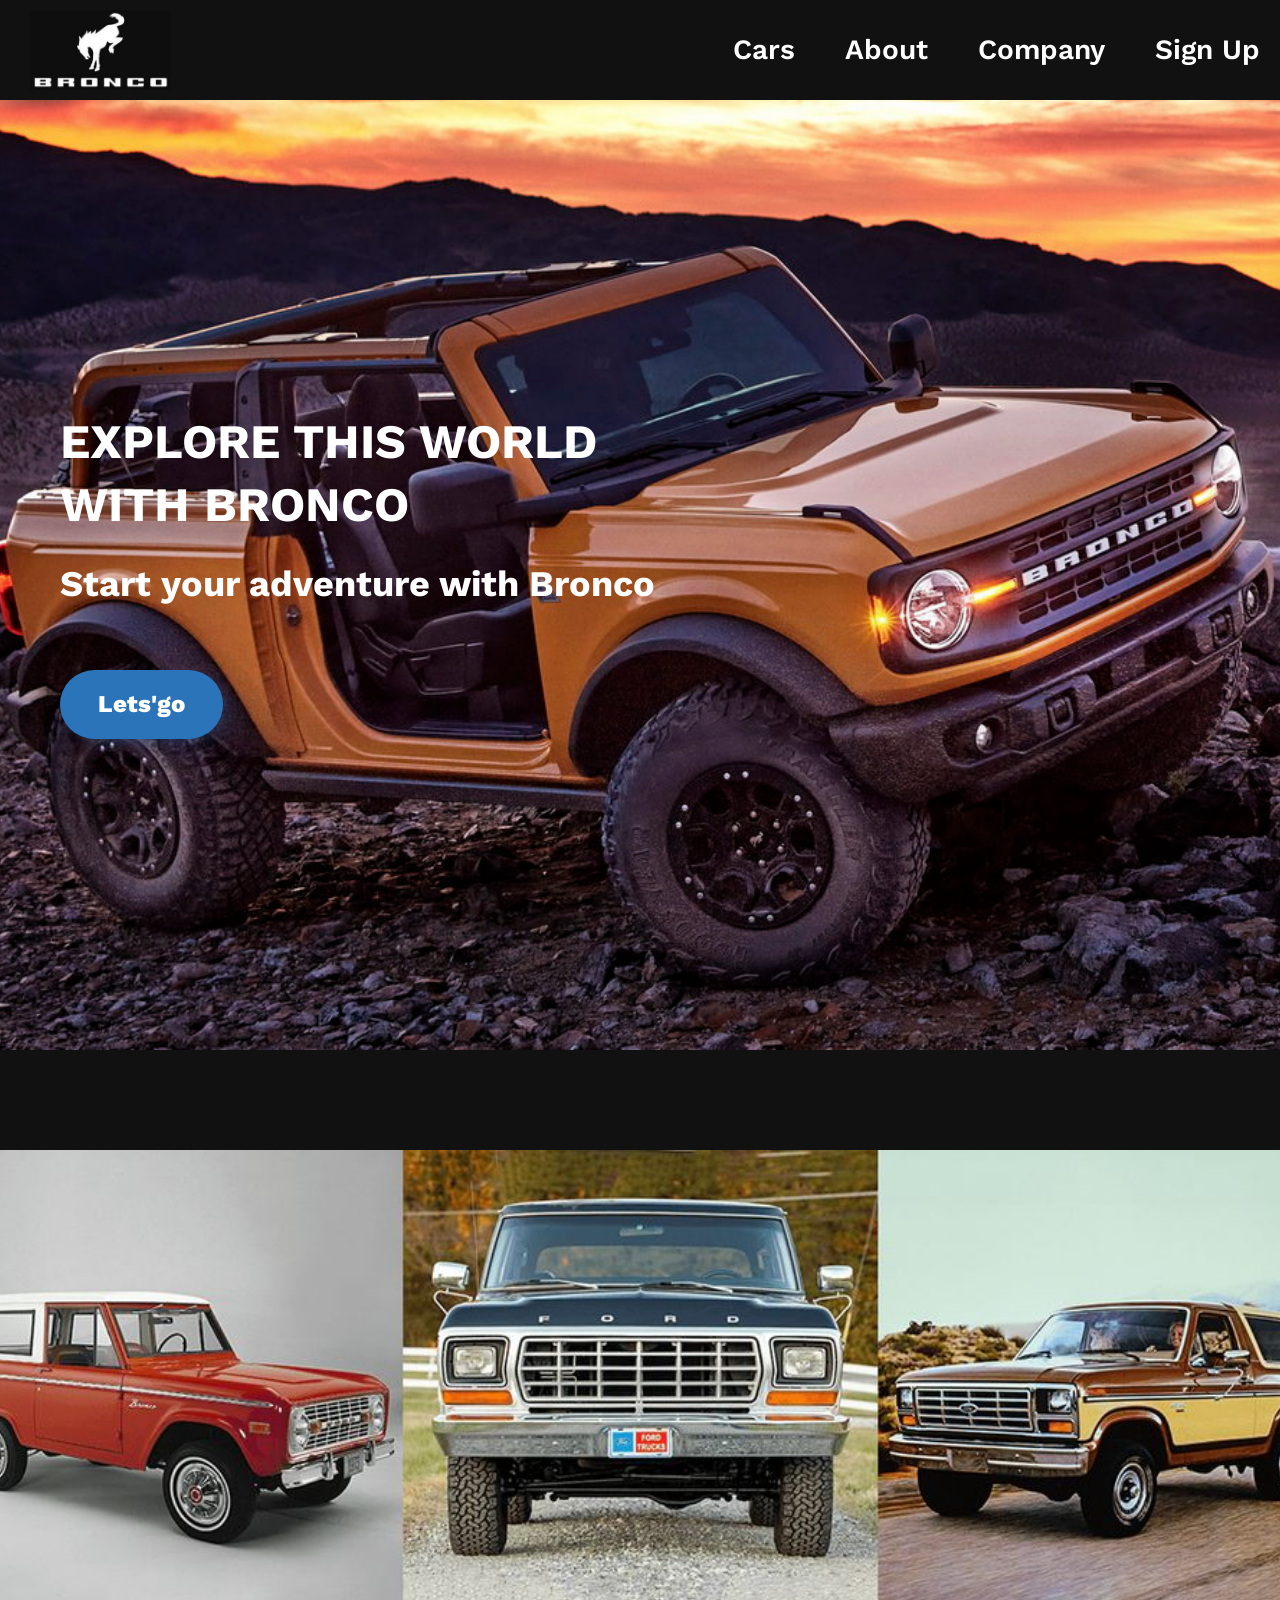
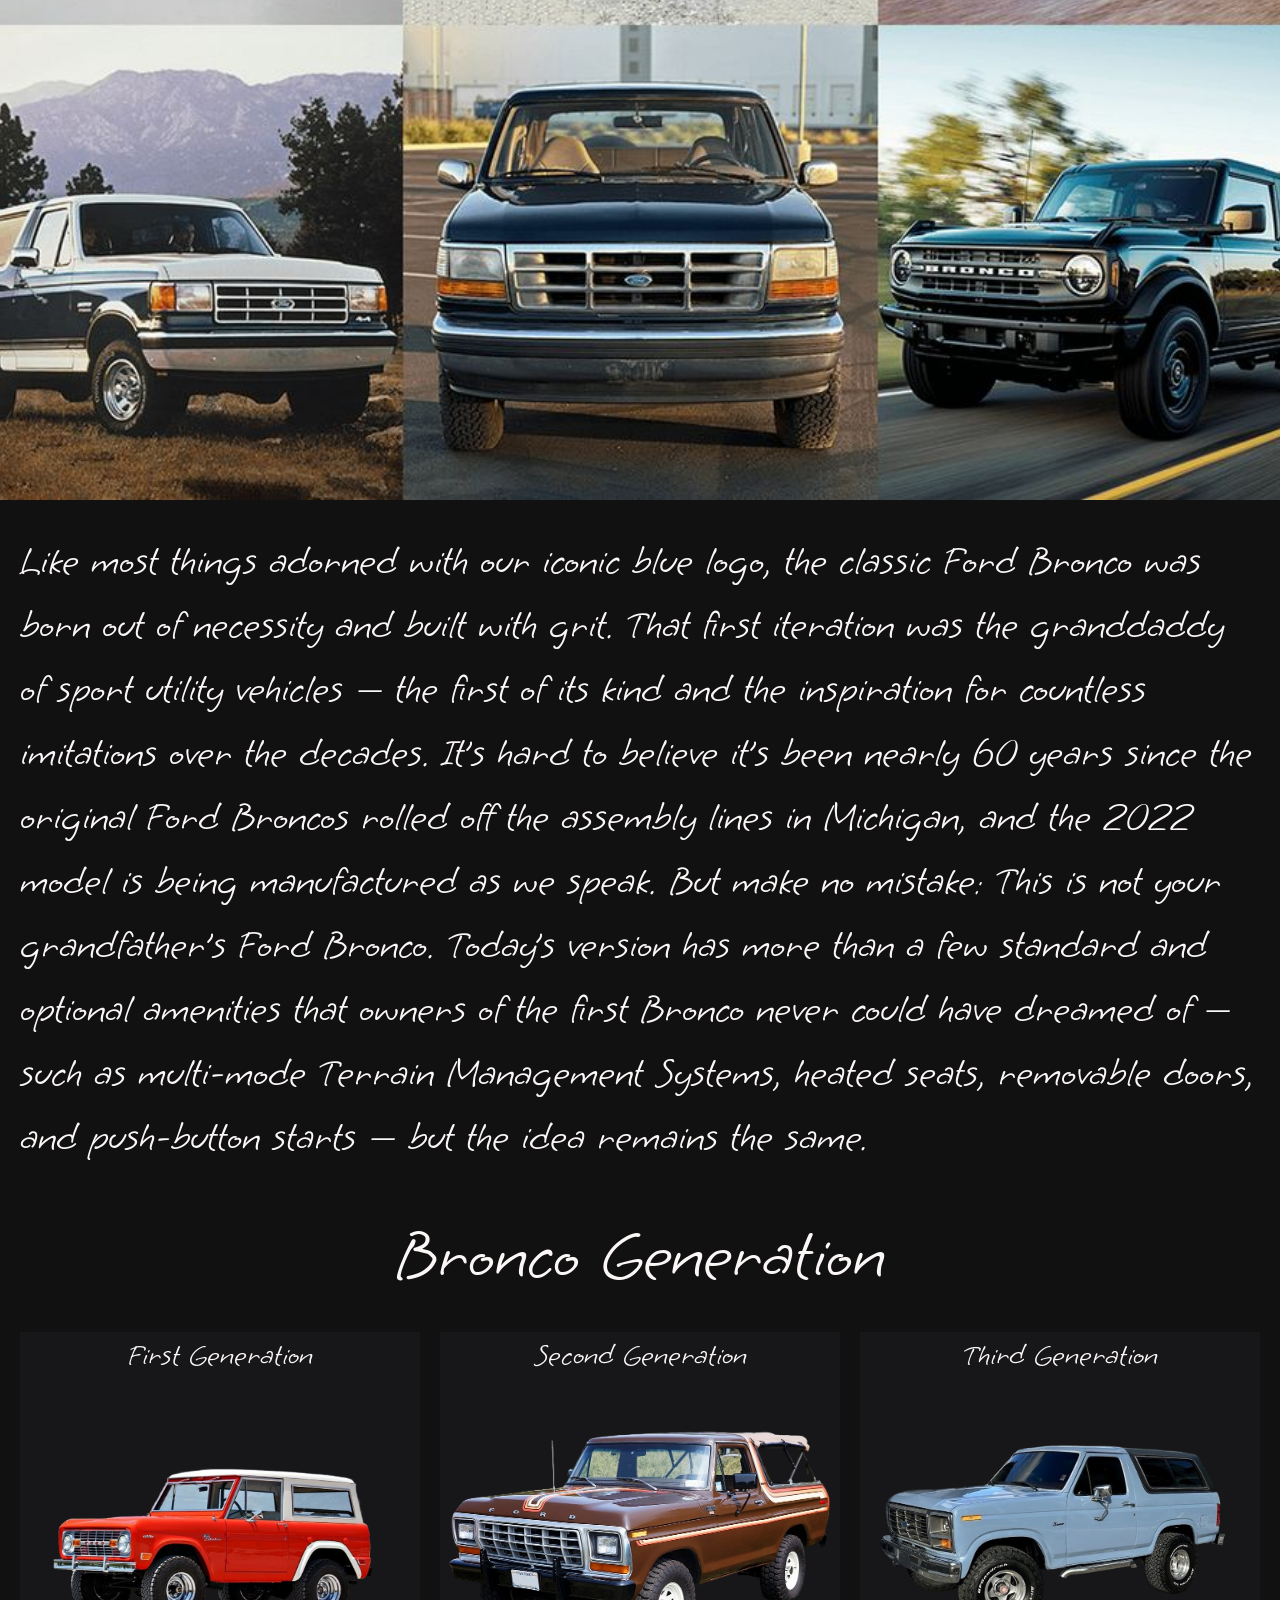
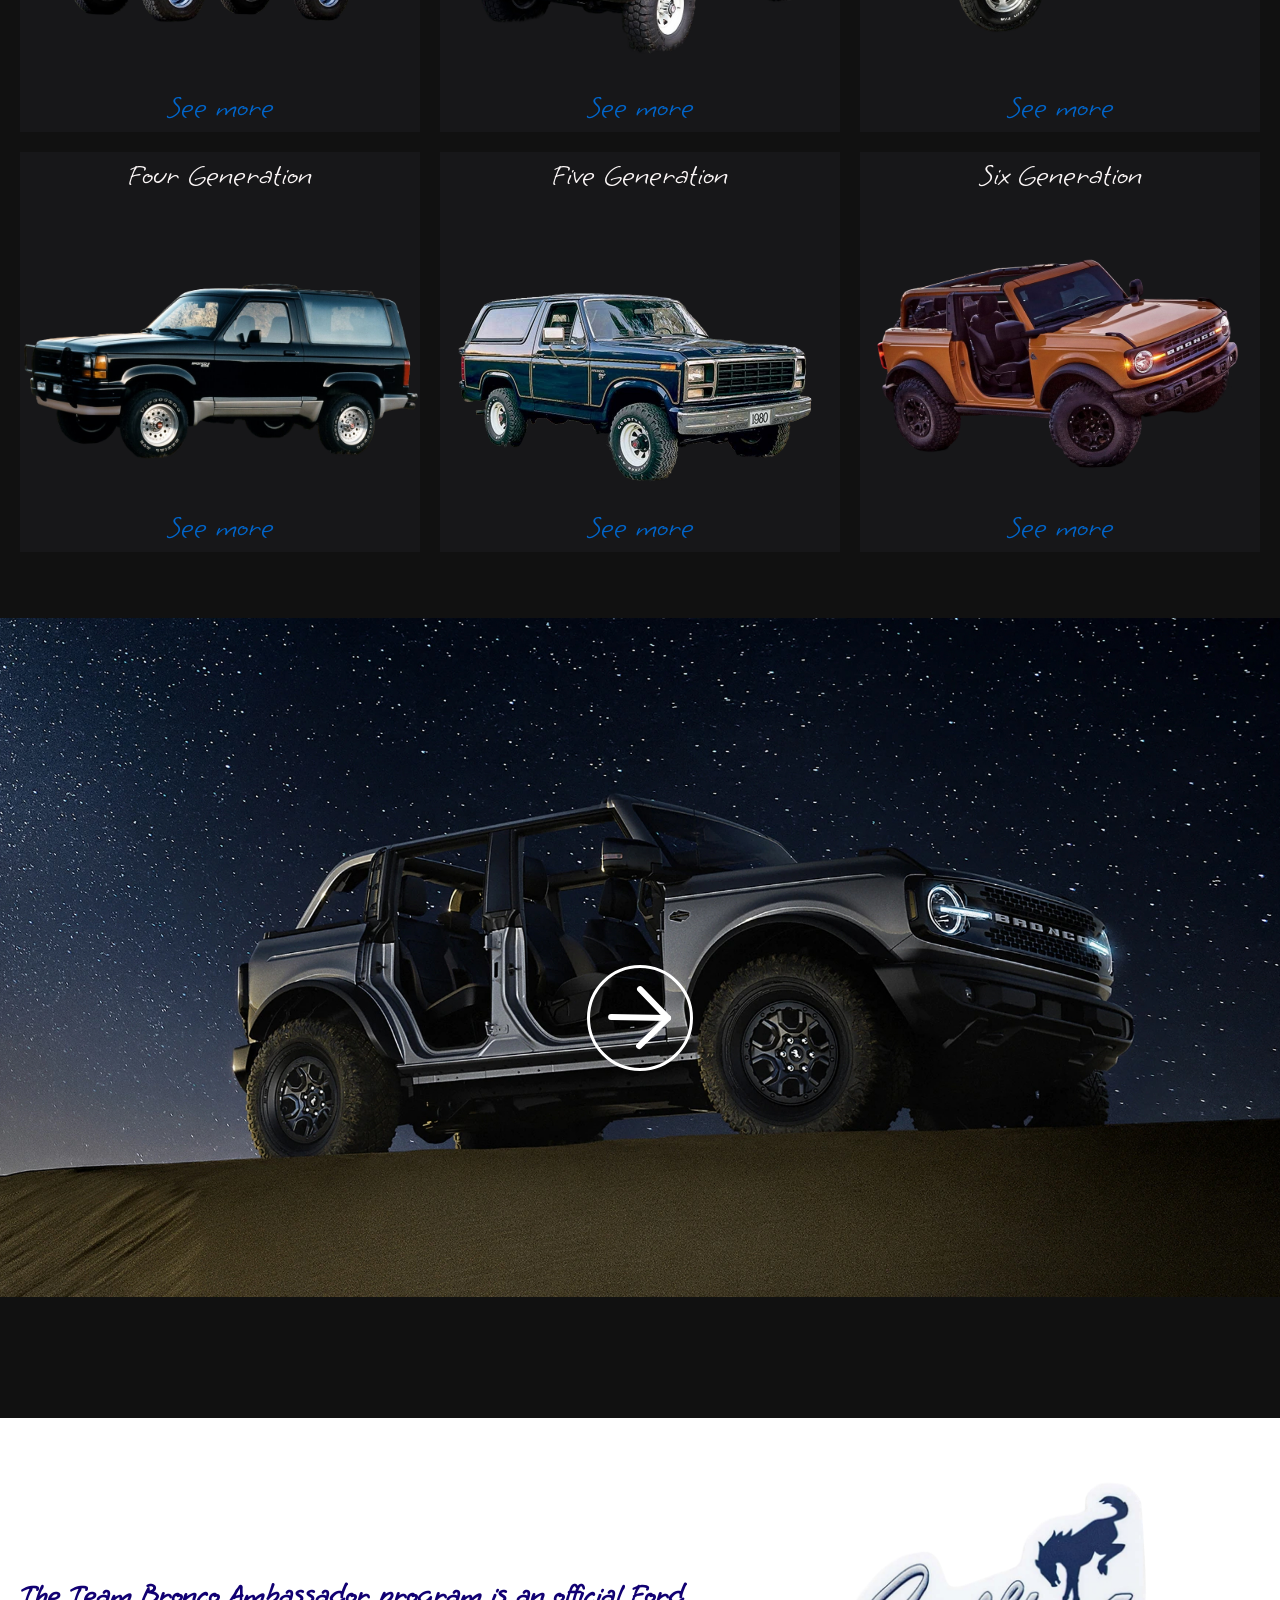
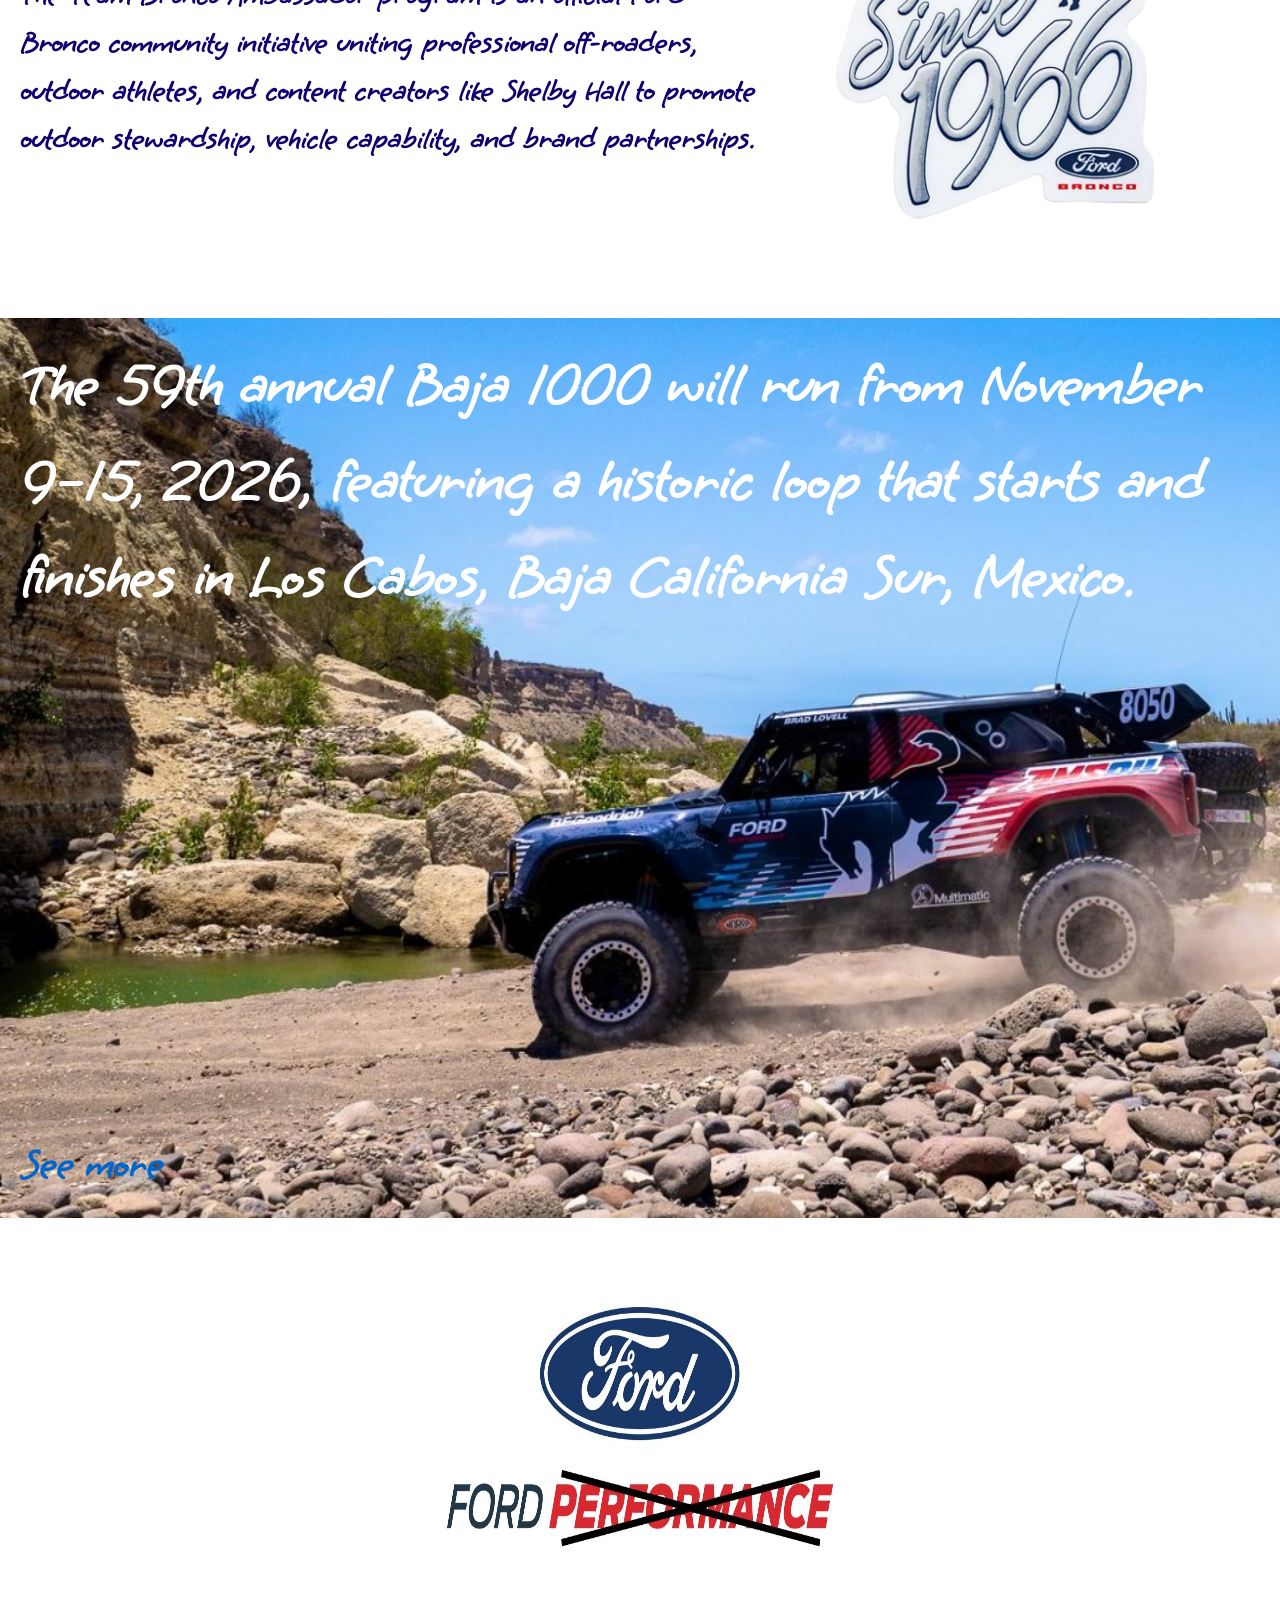
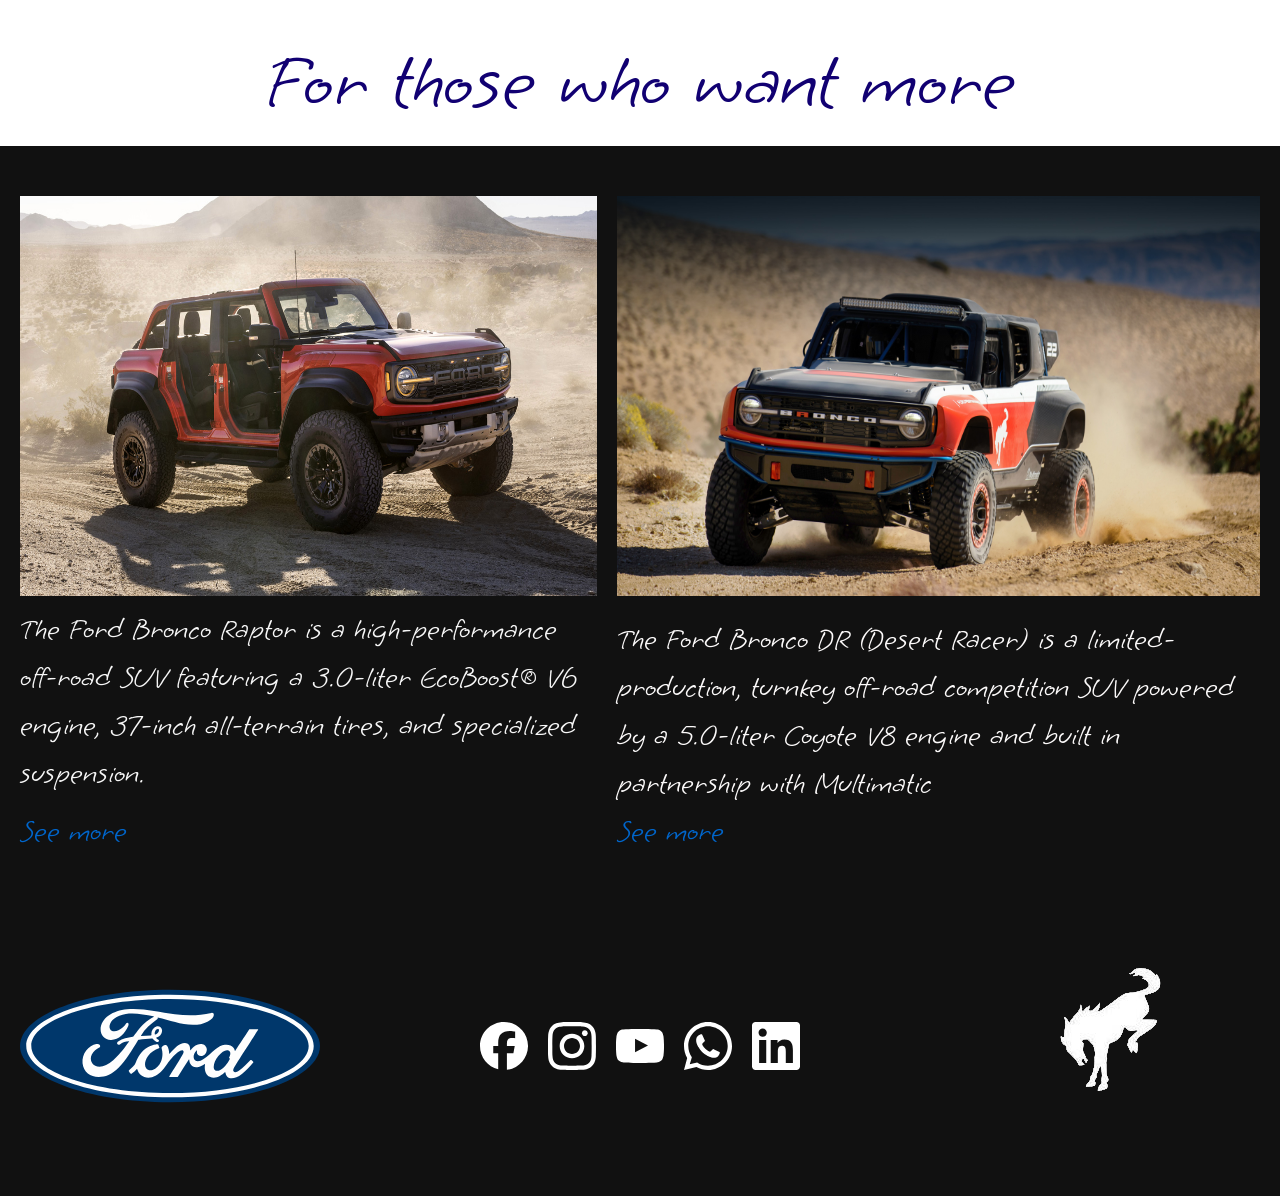
<file: index.html>
<!DOCTYPE html>
<html lang="en">
<head>
    <meta charset="UTF-8">
    <meta name="viewport" content="width=device-width, initial-scale=1.0">
    <title>Broncos</title>
     <link rel="stylesheet" href="./style.css">
    <link href="https://fonts.googleapis.com/css2?family=Work+Sans:wght@300;400;500;600;700&family=Alegreya+Sans:wght@300;400;500;700&family=Grape+Nuts&family=Abril+Fatface&family=Allison&display=swap" rel="stylesheet">
</head>

<body>
<header class="container header-container">
    <div class="header__left">
        <img class="logo" src="./image/logo.jpg">
    </div>
    <div class="header__right">
        <ul class="nav">
            <li class="nav__item">Cars</li>
            <li class="nav__item">About</li>
            <li class="nav__item">Company</li>
            <li class="nav__item">Sign Up</li>
        </ul>
    </div>
</header>
<section class="hero">
    <div class="container hero-container">
        <div class="hero__item">
            <div class="hero__title">EXPLORE THIS WORLD WITH BRONCO</div>
            <div class="hero__descript">Start your adventure with Bronco</div>
            <button class="hero__button">Lets'go</button>
        </div>

    </div>
</section>
<section class="broncos">
    <div class="container bronco">
    </div>
    <div class="container">
         <div class="bronco__description">
            Like most things adorned with our iconic blue logo, the classic Ford Bronco was born out of necessity and built with grit. That first iteration was the granddaddy of sport utility vehicles — the first of its kind and the inspiration for countless imitations over the decades.
            It’s hard to believe it’s been nearly 60 years since the original Ford Broncos rolled off the assembly lines in Michigan, and the 2022 model is being manufactured as we speak. But make no mistake: This is not your grandfather’s Ford Bronco. Today’s version has more than a few standard and optional amenities that owners of the first Bronco never could have dreamed of — such as multi-mode Terrain Management 
            Systems, heated seats, removable doors, and push-button starts — but the idea remains the same.
        </div>
    </div>
</section>
<section class="generation">
    <!--<h2 class="generations-title">Bronco Generation</h2>-->
    <div class="container generations">
        <div class="generations-title">Bronco Generation</div>
        <div class="generations__elements">
            <div class="generations__elements-item">
                <div class="generations__title"> First Generation</div>
                <img src="./image/b1.png">
                <div class="bronco-dr_link gen"><a>See more</a></div>
            </div>
             <div class="generations__elements-item">
                <div class="generations__title"> Second Generation</div>
                <img src="./image/b2.png">
                <div class="bronco-dr_link gen"><a>See more</a></div>
            </div>
             <div class="generations__elements-item">
                <div class="generations__title"> Third Generation</div>
                <img src="./image/b3.png">
                <div class="bronco-dr_link gen"><a>See more</a></div>
            </div>
             <div class="generations__elements-item">
                <div class="generations__title"> Four Generation</div>
                <img src="./image/b4.png">
                <div class="bronco-dr_link gen"><a>See more</a></div>
            </div>
             <div class="generations__elements-item">
                <div class="generations__title"> Five Generation</div>
                <img src="./image/b5.png">
                <div class="bronco-dr_link gen"><a>See more</a></div>
            </div>
             <div class="generations__elements-item">
                <div class="generations__title"> Six Generation</div>
                <img src="./image/b6.png">
                <div class="bronco-dr_link gen"><a>See more</a></div>
            </div>
        </div>
    </div>

</section>
<section class="middle">
 <div class="container middle-container">
   <div class="circle-wrapper">
                <svg width="100" height="100" viewBox="0 0 50 50" fill="none" xmlns="http://www.w3.org/2000/svg">
                <path d="M10.5612 24.5539L39.0128 25.0205" stroke="white" stroke-width="3" stroke-linecap="round" stroke-linejoin="round" />
                <path d="M25.0203 10.5613L39.0128 25.0204L24.5537 39.0129" stroke="white" stroke-width="3" stroke-linecap="round" stroke-linejoin="round" />
                </svg>
                </div>
 </div>

</section>
<section class="our-team">
    <div class="container team">
        <div class="team-description">The Team Bronco Ambassador program is an official Ford Bronco community initiative uniting professional off-roaders, outdoor athletes, and content creators like Shelby Hall to promote outdoor stewardship, vehicle capability, and brand partnerships.</div>
        <img class="logo-bronco" src="./image/broncos.png">
    </div>
</section>
<section class="events">
    <div class="container events-container">
        <div class="events__description">
            The 59th annual Baja 1000 will run from November 9–15, 2026, featuring a historic loop that starts and finishes in Los Cabos, Baja California Sur, Mexico.
        </div>
        <div class="event-link"><a>See more</a></div>
    </div>
</section>
<section class="wants">
    <div class="container wants__container">
        <img class="wants__image" src="./image/perf.png">
        <div class="wants__title"> For those who want more</div>
    </div>
</section>
<section class="more">
    <div class="container more__container">
        <div class="bronco-raptor">
            <img class="more__image" src="./image/raprtor.jpg">
            <div class="bronco-raptor_descript">The Ford Bronco Raptor is a high-performance off-road SUV featuring a 3.0-liter EcoBoost® V6 engine, 37-inch all-terrain tires, and specialized suspension. </div>
            <div class="bronco-raptor_link"><a>See more</a></div>
        </div>
        <div class="bronco-dr">
            <img class="more__image" src="./image/dr1.jpg">
            <div class="bronco-dr_descript">The Ford Bronco DR (Desert Racer) is a limited-production, turnkey off-road competition SUV powered by a 5.0-liter Coyote V8 engine and built in partnership with Multimatic </div>
            <div class="bronco-dr_link"><a>See more</a></div>
        </div>
    </div>
</section>

<footer class="footer">
    <div class="container footer-container">
        <div class="footer-logo">
            <img class="foote__logos" src="./image/ford.svg">
           
        </div>
        <div class="footer__social">
            <!--<div class="social__title"> Contact US</div>-->
            <div class="social__links">
            <svg width="48" height="48" viewBox="0 0 48 48" fill="none" xmlns="http://www.w3.org/2000/svg">
            <g clip-path="url(#clip0_17_61)">
                <path d="M24 0C10.7453 0 0 10.7453 0 24C0 35.255 7.74912 44.6995 18.2026 47.2934V31.3344H13.2538V24H18.2026V20.8397C18.2026 12.671 21.8995 8.8848 29.9194 8.8848C31.44 8.8848 34.0637 9.18336 35.137 9.48096V16.129C34.5706 16.0694 33.5866 16.0397 32.3645 16.0397C28.4294 16.0397 26.9088 17.5306 26.9088 21.4061V24H34.7482L33.4013 31.3344H26.9088V47.8243C38.7926 46.3891 48.001 36.2707 48.001 24C48 10.7453 37.2547 0 24 0Z" fill="white" />
            </g>
            <defs>
                <clipPath id="clip0_17_61">
                <rect width="48" height="48" fill="white" />
                </clipPath>
            </defs>
            </svg>
            <svg width="48" height="48" viewBox="0 0 48 48" fill="none" xmlns="http://www.w3.org/2000/svg">
            <g clip-path="url(#clip0_17_63)">
                <path d="M24 4.32187C30.4125 4.32187 31.1719 4.35 33.6938 4.4625C36.0375 4.56562 37.3031 4.95938 38.1469 5.2875C39.2625 5.71875 40.0688 6.24375 40.9031 7.07812C41.7469 7.92188 42.2625 8.71875 42.6938 9.83438C43.0219 10.6781 43.4156 11.9531 43.5188 14.2875C43.6313 16.8187 43.6594 17.5781 43.6594 23.9813C43.6594 30.3938 43.6313 31.1531 43.5188 33.675C43.4156 36.0188 43.0219 37.2844 42.6938 38.1281C42.2625 39.2438 41.7375 40.05 40.9031 40.8844C40.0594 41.7281 39.2625 42.2438 38.1469 42.675C37.3031 43.0031 36.0281 43.3969 33.6938 43.5C31.1625 43.6125 30.4031 43.6406 24 43.6406C17.5875 43.6406 16.8281 43.6125 14.3063 43.5C11.9625 43.3969 10.6969 43.0031 9.85313 42.675C8.7375 42.2438 7.93125 41.7188 7.09688 40.8844C6.25313 40.0406 5.7375 39.2438 5.30625 38.1281C4.97813 37.2844 4.58438 36.0094 4.48125 33.675C4.36875 31.1438 4.34063 30.3844 4.34063 23.9813C4.34063 17.5688 4.36875 16.8094 4.48125 14.2875C4.58438 11.9437 4.97813 10.6781 5.30625 9.83438C5.7375 8.71875 6.2625 7.9125 7.09688 7.07812C7.94063 6.23438 8.7375 5.71875 9.85313 5.2875C10.6969 4.95938 11.9719 4.56562 14.3063 4.4625C16.8281 4.35 17.5875 4.32187 24 4.32187ZM24 0C17.4844 0 16.6688 0.028125 14.1094 0.140625C11.5594 0.253125 9.80625 0.665625 8.2875 1.25625C6.70312 1.875 5.3625 2.69062 4.03125 4.03125C2.69063 5.3625 1.875 6.70313 1.25625 8.27813C0.665625 9.80625 0.253125 11.55 0.140625 14.1C0.028125 16.6687 0 17.4844 0 24C0 30.5156 0.028125 31.3312 0.140625 33.8906C0.253125 36.4406 0.665625 38.1938 1.25625 39.7125C1.875 41.2969 2.69063 42.6375 4.03125 43.9688C5.3625 45.3 6.70313 46.125 8.27813 46.7344C9.80625 47.325 11.55 47.7375 14.1 47.85C16.6594 47.9625 17.475 47.9906 23.9906 47.9906C30.5063 47.9906 31.3219 47.9625 33.8813 47.85C36.4313 47.7375 38.1844 47.325 39.7031 46.7344C41.2781 46.125 42.6188 45.3 43.95 43.9688C45.2812 42.6375 46.1063 41.2969 46.7156 39.7219C47.3063 38.1938 47.7188 36.45 47.8313 33.9C47.9438 31.3406 47.9719 30.525 47.9719 24.0094C47.9719 17.4938 47.9438 16.6781 47.8313 14.1188C47.7188 11.5688 47.3063 9.81563 46.7156 8.29688C46.125 6.70312 45.3094 5.3625 43.9688 4.03125C42.6375 2.7 41.2969 1.875 39.7219 1.26562C38.1938 0.675 36.45 0.2625 33.9 0.15C31.3313 0.028125 30.5156 0 24 0Z" fill="white" />
                <path d="M24 11.6719C17.1938 11.6719 11.6719 17.1938 11.6719 24C11.6719 30.8062 17.1938 36.3281 24 36.3281C30.8062 36.3281 36.3281 30.8062 36.3281 24C36.3281 17.1938 30.8062 11.6719 24 11.6719ZM24 31.9969C19.5844 31.9969 16.0031 28.4156 16.0031 24C16.0031 19.5844 19.5844 16.0031 24 16.0031C28.4156 16.0031 31.9969 19.5844 31.9969 24C31.9969 28.4156 28.4156 31.9969 24 31.9969Z" fill="white" />
                <path d="M39.6937 11.1843C39.6937 12.778 38.4 14.0624 36.8156 14.0624C35.2219 14.0624 33.9375 12.7687 33.9375 11.1843C33.9375 9.59053 35.2313 8.30615 36.8156 8.30615C38.4 8.30615 39.6937 9.5999 39.6937 11.1843Z" fill="white" />
            </g>
            <defs>
                <clipPath id="clip0_17_63">
                <rect width="48" height="48" fill="white" />
                </clipPath>
            </defs>
            </svg>
            <svg width="48" height="48" viewBox="0 0 48 48" fill="none" xmlns="http://www.w3.org/2000/svg">
            <path d="M47.5219 14.4001C47.5219 14.4001 47.0531 11.0907 45.6094 9.6376C43.7812 7.7251 41.7375 7.71572 40.8 7.60322C34.0875 7.11572 24.0094 7.11572 24.0094 7.11572H23.9906C23.9906 7.11572 13.9125 7.11572 7.2 7.60322C6.2625 7.71572 4.21875 7.7251 2.39062 9.6376C0.946875 11.0907 0.4875 14.4001 0.4875 14.4001C0.4875 14.4001 0 18.2907 0 22.172V25.8095C0 29.6907 0.478125 33.5813 0.478125 33.5813C0.478125 33.5813 0.946875 36.8907 2.38125 38.3438C4.20937 40.2563 6.60938 40.1907 7.67813 40.397C11.5219 40.7626 24 40.8751 24 40.8751C24 40.8751 34.0875 40.8563 40.8 40.3782C41.7375 40.2657 43.7812 40.2563 45.6094 38.3438C47.0531 36.8907 47.5219 33.5813 47.5219 33.5813C47.5219 33.5813 48 29.7001 48 25.8095V22.172C48 18.2907 47.5219 14.4001 47.5219 14.4001ZM19.0406 30.2251V16.7345L32.0062 23.5032L19.0406 30.2251Z" fill="white" />
            </svg>
            <svg width="48" height="48" viewBox="0 0 48 48" fill="none" xmlns="http://www.w3.org/2000/svg">
            <path d="M24 0C37.2547 0 48 10.7453 48 24C48 37.2547 37.2547 48 24 48C19.82 48 15.8904 46.9314 12.4678 45.0527L0 48L3.19629 35.9736C1.16368 32.4497 0 28.3606 0 24C6.76533e-07 10.7453 10.7453 6.76489e-07 24 0ZM24 4.29785C13.1194 4.29785 4.299 13.1185 4.29883 23.999C4.29883 28.1943 5.6104 32.083 7.8457 35.2783L5.7793 42.3193L13.1455 40.4434C16.2581 42.5026 19.9887 43.7012 24 43.7012V43.7002C34.8807 43.7002 43.7012 34.8797 43.7012 23.999C43.701 13.1185 34.8806 4.29785 24 4.29785ZM17.4043 12.1562C17.6982 12.1324 17.9685 12.3028 18.0938 12.5693L20.8311 18.376C20.9604 18.6506 20.9041 18.9777 20.6895 19.1924L18.6484 21.2324C18.2072 21.6737 18.0781 22.361 18.3818 22.9062C19.1265 24.2415 20.1281 25.5276 21.2881 26.7109C22.4714 27.8709 23.7574 28.8732 25.0928 29.6172C25.6381 29.9212 26.3246 29.7919 26.7666 29.3506L28.8076 27.3096C29.0222 27.0953 29.3486 27.0382 29.623 27.168L35.4297 29.9053C35.6964 30.0306 35.8677 30.3014 35.8438 30.5947C35.7811 31.3587 35.4741 32.8901 34.1016 34.2627C30.227 38.1372 23.2692 33.7536 22.9854 33.584C21.2741 32.6647 19.6483 31.4347 18.1064 29.8936C16.5651 28.3522 15.3344 26.725 14.415 25.0137C14.2445 24.7301 9.86133 17.7735 13.7363 13.8984C15.109 12.5258 16.6403 12.2189 17.4043 12.1562Z" fill="white" />
            </svg>
            <svg width="48" height="48" viewBox="0 0 48 48" fill="none" xmlns="http://www.w3.org/2000/svg">
            <g clip-path="url(#clip0_17_68)">
                <path d="M44.4469 0H3.54375C1.58437 0 0 1.54688 0 3.45938V44.5312C0 46.4437 1.58437 48 3.54375 48H44.4469C46.4062 48 48 46.4438 48 44.5406V3.45938C48 1.54688 46.4062 0 44.4469 0ZM14.2406 40.9031H7.11563V17.9906H14.2406V40.9031ZM10.6781 14.8688C8.39062 14.8688 6.54375 13.0219 6.54375 10.7437C6.54375 8.46562 8.39062 6.61875 10.6781 6.61875C12.9563 6.61875 14.8031 8.46562 14.8031 10.7437C14.8031 13.0125 12.9563 14.8688 10.6781 14.8688ZM40.9031 40.9031H33.7875V29.7656C33.7875 27.1125 33.7406 23.6906 30.0844 23.6906C26.3812 23.6906 25.8187 26.5875 25.8187 29.5781V40.9031H18.7125V17.9906H25.5375V21.1219H25.6312C26.5781 19.3219 28.9031 17.4188 32.3625 17.4188C39.5719 17.4188 40.9031 22.1625 40.9031 28.3313V40.9031Z" fill="white" />
            </g>
            <defs>
                <clipPath id="clip0_17_68">
                <rect width="48" height="48" fill="white" />
                </clipPath>
            </defs>
            </svg>
            </div>
        </div>
        <div class="footer-right">
            <img class="footer-logo" src="./image/nlogo.png">
        </div>
     
    </div>
</footer>
</body>
</html>
</file>
<file: style.css>
* {
  margin: 0;
  padding: 0;
  box-sizing: border-box;
}

html {
  font-size: 62.5%;
}

:root {
  --blue: #2b74b9;
  --white: #fff;
  --dark-gray: #212121;
  --yellow: #ffe500;
  --black: #161616;
  --gray: #808080;
  --font-family: "Work Sans", -apple-system, sans-serif;
}

body {
  font-family: "Grape Nuts", -apple-system, sans-serif;
  font-size: 1.6rem;
  line-height: 1.6;
  color: #fcf7f7;
  background: #000000;
  min-height: 100vh;
  background-color: #111;
}

img {
  max-width: 100%;
  display: block;
}

a {
  color: #0066cc;
}

ul, ol {
  list-style: none;
}

.container {
  width: 1440px;
  max-width: 100%;
  margin: 0 auto;
  padding: 0 20px;
}

/* ========== HEADER ========== */
.header-container {
  display: flex;
  justify-content: space-between;
  align-items: center;
}

.header__left {
  display: flex;
  align-items: center;
  gap: 46px;
}

.header__right {
  display: flex;
}

.logo {
  height: 100px;
  padding: 10px;
}

.nav {
  display: flex;
  gap: 50px;
}

.nav__item {
  font-family: var(--font-family);
  font-weight: 600;
  font-size: 28px;
  line-height: 130%;
  color: var(--white);
}

/* ========== HERO ========== */
.hero {
  display: flex;
  flex-direction: column;
  justify-content: center;
  background: #000000;
}

.hero-container {
  display: flex;
  flex-direction: column;
  justify-content: center;
  background-image: url(./image/2door.jpg);
  background-size: cover;
  background-repeat: no-repeat;
  background-position: center;
  min-height: 950px;
}

.hero__item {
  display: flex;
  max-width: 677px;
  flex-direction: column;
  padding: 40px;
}

.hero__title {
  font-family: var(--font-family);
  font-weight: 700;
  font-size: 48px;
  line-height: 130%;
  color: var(--white);
}

.hero__descript {
  font-family: var(--font-family);
  font-weight: 700;
  font-size: 36px;
  color: var(--white);
  margin-top: 20px;
  margin-bottom: 56px;
}

.hero__button {
  border: none;
  border-radius: 85px;
  max-width: 163px;
  height: 69px;
  box-shadow: 0 0 0 0 rgba(43, 116, 185, 0.1), 2px 2px 6px 0 rgba(43, 116, 185, 0.1), 8px 6px 10px 0 rgba(43, 116, 185, 0.09), 18px 14px 14px 0 rgba(43, 116, 185, 0.05), 32px 26px 16px 0 rgba(43, 116, 185, 0.01), 50px 40px 18px 0 rgba(43, 116, 185, 0);
  background: var(--blue);
  font-family: var(--font-family);
  font-weight: 800;
  font-size: 24px;
  color: var(--white);
}

.hero__pok {
  display: flex;
  align-items: center;
  justify-content: space-between;
  border-radius: 85px;
  padding: 25px 194px;
  width: 1399px;
  height: 153px;
  background: var(--white);
  margin-top: 226px;
}

.hero__pok-item {
  display: flex;
  flex-direction: column;
  align-items: center;
  gap: 10px;
}

.item__title,
.item__descript {
  font-family: var(--font-family);
  font-weight: 600;
  font-size: 24px;
  line-height: 130%;
  color: var(--black);
}

/* ========== BRONCOS ========== */
.broncos {
  margin-top: 100px;
}

.bronco {
  background-image: url(./image/presentation.jpg);
  background-size: cover;
  background-repeat: no-repeat;
  background-position: center;
  min-height: 950px;
}

.bronco__description {
  font-size: 40px;
  padding: 30px 0;
}

/* ========== ABOUT ========== */
.container-about {
  font-family: "Grape Nuts", sans-serif;
  display: flex;
  flex-direction: column;
  justify-content: center;
  background-image: url(../image/dr.webp);
  background-size: contain;
  background-repeat: no-repeat;
  min-height: 926px;
  padding-bottom: 100px;
}

.title {
  font-size: 100px;
  color: #1061b1;
  padding: 40px;
}

/* ========== MIDDLE ========== */
.middle {
  display: flex;
  justify-content: center;
}

.middle-container {
  display: flex;
  align-items: center;
  justify-content: center;
  background-image: url(./image/image\ 3.jpg);
  background-size: contain;
  background-repeat: no-repeat;
  min-height: 800px;
}

.circle-wrapper {
  border-radius: 50%;
  border: 3px solid #ffffff;
  display: flex;
  align-items: center;
  justify-content: center;
}

/* ========== GENERATIONS ========== */
.generation {
  background-image: url(./image/logo_flat.svg);
  background-size: cover;
  background-repeat: no-repeat;
  min-height: 1018px;
}

.generations {
  display: flex;
  flex-direction: column;
  align-items: center;
}

.generations-title {
  font-size: 70px;
  margin-bottom: 20px;
}

.generations__title {
  font-size: 30px;
}

.generations__elements {
  display: flex;
  justify-content: center;
  flex-wrap: wrap;
  gap: 20px;
}

.generations__elements-item {
  display: flex;
  flex-direction: column;
  justify-content: space-between;
  align-items: center;
  background-color: #171719;
  width: 400px;
  height: 400px;
}

.gen {
  font-size: 30px;
}

/* ========== EVENTS ========== */
.events {
  display: flex;
}

.events__details {
  display: flex;
  gap: 10px;
}

.events__item {
  font-family: "Grape Nuts", sans-serif;
  color: #627a58;
  width: 700px;
  height: 500px;
}

.one {
  background-image: url(./image/raprtor.jpg);
  background-size: contain;
  background-repeat: no-repeat;
}

.two {
  background-image: url(./image/dr1.jpg);
  background-size: contain;
  background-repeat: no-repeat;
}

.three {
  background-image: url(./image/2door.jpg);
  background-size: contain;
  background-repeat: no-repeat;
}

.events-container {
  display: flex;
  flex-direction: column;
  justify-content: space-between;
  background-image: url(./image/images.jpg);
  background-size: cover;
  background-repeat: no-repeat;
  background-position: center;
  min-height: 900px;
  padding: 20px;
}

.events__description {
  font-size: 60px;
  font-weight: 600;
  color: #ffffff;
}

.event-link {
  font-size: 40px;
  font-weight: 700;
}

/* ========== TEAM ========== */
.our-team {
  background-color: #fff;
}

.team {
  display: flex;
  justify-content: space-between;
  align-items: center;
}

.team-description {
  font-weight: 600;
  font-size: 30px;
  color: #110072;
}

.logo-bronco {
  width: 500px;
  height: 500px;
}

/* ========== WANTS ========== */
.wants {
  background-color: #fff;
}

.wants__container {
  display: flex;
  flex-direction: column;
  align-items: center;
}

.wants__title {
  color: #110072;
  font-size: 80px;
}

.wants__image {
  width: 400px;
  height: 400px;
}

/* ========== MORE ========== */
.more__container {
  display: flex;
  color: #fcf7f7;
  padding-top: 50px;
  font-size: 30px;
}

.more__image {
  width: 650px;
  height: 400px;
}

.bronco-raptor {
  display: flex;
  flex-direction: column;
  justify-content: space-between;
  color: #f7f7f7;
  margin-right: 20px;
}

.bronco-dr {
  display: flex;
  flex-direction: column;
  justify-content: space-between;
  color: #fcfafa;
}

.bronco-dr_descript {
  padding-top: 20px;
}

/* ========== FOOTER ========== */
.footer-container {
  display: flex;
  justify-content: space-between;
  align-items: center;
  padding-top: 40px;
}

.foote__logos {
  width: 300px;
  height: 300px;
}

.footer__social {
  display: flex;
  flex-direction: column;
  gap: 10px;
  align-items: center;
}

.social__title {
  font-size: 40px;
}

.social__links {
  display: flex;
  gap: 20px;
}

/* ============================================
   АДАПТИВ
   ============================================ */

/* ---------- ≤1200px ---------- */
@media (max-width: 1200px) {
  .hero-container {
    min-height: 800px;
    background-position: center;
  }

  .hero__item {
    max-width: 600px;
    padding: 32px;
  }

  .hero__title {
    font-size: 42px;
  }

  .hero__descript {
    font-size: 30px;
    margin-bottom: 40px;
  }

  .hero__pok {
    width: 100%;
    padding: 25px 60px;
    height: auto;
    flex-wrap: wrap;
    gap: 24px;
    justify-content: space-around;
    margin-top: 140px;
  }

  .bronco {
    min-height: 750px;
    background-position: center;
  }

  .bronco__description {
    font-size: 34px;
    padding: 26px 0;
  }

  .title {
    font-size: 70px;
  }

  .generations-title {
    font-size: 50px;
  }

  .generations__elements-item {
    width: calc(50% - 10px);
    height: auto;
    min-height: 340px;
    padding: 20px;
  }

  .events__item {
    width: 100%;
    max-width: 700px;
  }

  .more__image {
    width: 100%;
    max-width: 650px;
    height: auto;
  }

  .logo-bronco {
    width: 350px;
    height: 350px;
  }

  .team-description {
    font-size: 24px;
  }
}

/* ---------- ≤992px ---------- */
@media (max-width: 992px) {
  html {
    font-size: 56%;
  }

  .header-container {
    flex-wrap: wrap;
    gap: 15px;
    padding: 10px 20px;
  }

  .header__left {
    gap: 20px;
  }

  .logo {
    height: 70px;
  }

  .nav {
    gap: 30px;
  }

  .nav__item {
    font-size: 22px;
  }

  .hero-container {
    min-height: 650px;
    background-position: center;
  }

  .hero__item {
    max-width: 100%;
    padding: 24px;
  }

  .hero__title {
    font-size: 34px;
  }

  .hero__descript {
    font-size: 24px;
    margin-top: 14px;
    margin-bottom: 28px;
  }

  .hero__button {
    font-size: 20px;
    height: 58px;
    max-width: 140px;
  }

  .hero__pok {
    padding: 20px 30px;
    gap: 20px;
    margin-top: 80px;
    border-radius: 40px;
  }

  .hero__pok-item {
    gap: 6px;
  }

  .item__title {
    font-size: 20px;
  }

  .item__descript {
    font-size: 18px;
  }

  .bronco {
    min-height: 550px;
    background-position: center;
  }

  .bronco__description {
    font-size: 24px;
    padding: 20px 0;
    line-height: 1.7;
  }

  .container-about,
  .middle-container,
  .generation,
  .events-container {
    min-height: 600px;
  }

  .generations-title {
    font-size: 48px;
  }

  .generations__elements-item {
    width: calc(50% - 10px);
    min-height: 300px;
  }

  .team {
    flex-direction: column;
    gap: 30px;
    text-align: center;
  }

  .team-description {
    font-size: 24px;
  }

  .logo-bronco {
    width: 300px;
    height: 300px;
  }

  .events__description {
    font-size: 40px;
  }

  .event-link {
    font-size: 32px;
  }

  .wants__title {
    font-size: 56px;
    text-align: center;
  }

  .wants__image {
    width: 280px;
    height: 280px;
  }

  .more__container {
    flex-direction: column;
    align-items: center;
    gap: 40px;
    font-size: 24px;
  }

  .bronco-raptor,
  .bronco-dr {
    width: 100%;
    max-width: 700px;
    margin-right: 0;
  }

  .footer-container {
    flex-wrap: wrap;
    justify-content: center;
    gap: 30px;
    text-align: center;
  }

  .foote__logos {
    width: 200px;
    height: 200px;
  }

  .social__title {
    font-size: 30px;
  }

  .social__links svg {
    width: 36px;
    height: 36px;
  }
}

/* ---------- ≤768px ---------- */
@media (max-width: 768px) {
  html {
    font-size: 50%;
  }

  .container {
    padding: 0 16px;
  }

  .header-container {
    flex-direction: column;
    align-items: center;
    padding: 10px;
    gap: 10px;
  }

  .header__left {
    flex-direction: column;
    gap: 10px;
  }

  .logo {
    height: 64px;
  }

  .nav {
    flex-wrap: wrap;
    justify-content: center;
    gap: 20px;
  }

  .nav__item {
    font-size: 20px;
  }

  .hero-container {
    min-height: 500px;
    background-position: center;
  }

  .hero__item {
    padding: 20px 16px;
  }

  .hero__title {
    font-size: 26px;
    line-height: 1.35;
  }

  .hero__descript {
    font-size: 18px;
    margin-top: 10px;
    margin-bottom: 20px;
  }

  .hero__button {
    font-size: 16px;
    height: 48px;
    max-width: 110px;
  }

  .hero__pok {
    flex-direction: column;
    align-items: center;
    padding: 20px 16px;
    gap: 16px;
    margin-top: 40px;
    border-radius: 24px;
  }

  .hero__pok-item {
    flex-direction: row;
    justify-content: flex-start;
    gap: 10px;
    width: 100%;
    max-width: 260px;
  }

  .item__title {
    font-size: 18px;
  }

  .item__descript {
    font-size: 16px;
  }

  .bronco {
    min-height: 320px;
    background-size: cover;
    background-position: center;
  }

  .bronco__description {
    font-size: 17px;
    padding: 16px 0;
    line-height: 1.7;
  }

  .title {
    font-size: 40px;
    padding: 20px;
  }

  .container-about,
  .middle-container,
  .generation,
  .events-container {
    min-height: 400px;
  }

  .circle-wrapper svg {
    width: 64px;
    height: 64px;
  }

  .generations-title {
    font-size: 36px;
    text-align: center;
  }

  .generations__title {
    font-size: 24px;
  }

  .generations__elements {
    flex-direction: column;
    align-items: center;
  }

  .generations__elements-item {
    width: 100%;
    max-width: 320px;
    height: auto;
    min-height: 260px;
    padding: 20px;
    gap: 15px;
  }

  .gen {
    font-size: 22px;
  }

  .team-description {
    font-size: 18px;
  }

  .logo-bronco {
    width: 240px;
    height: 240px;
  }

  .events__description {
    font-size: 24px;
  }

  .event-link {
    font-size: 20px;
  }

  .wants__title {
    font-size: 32px;
    text-align: center;
  }

  .wants__image {
    width: 180px;
    height: 180px;
  }

  .more__container {
    flex-direction: column;
    gap: 30px;
    font-size: 18px;
    padding-top: 20px;
  }

  .more__image {
    width: 100%;
    height: auto;
  }

  .footer-container {
    flex-direction: column;
    gap: 20px;
  }

  .foote__logos {
    width: 140px;
    height: 140px;
  }

  .social__title {
    font-size: 24px;
  }

  .social__links {
    gap: 10px;
  }

  .social__links svg {
    width: 32px;
    height: 32px;
  }

  .footer-right img {
    max-width: 140px;
  }
}

/* ---------- ≤480px ---------- */
@media (max-width: 480px) {
  .nav {
    gap: 14px;
  }

  .nav__item {
    font-size: 18px;
  }

  .hero-container {
    min-height: 420px;
  }

  .hero__title {
    font-size: 21px;
  }

  .hero__descript {
    font-size: 15px;
    margin-bottom: 16px;
  }

  .hero__button {
    font-size: 14px;
    height: 42px;
    max-width: 95px;
    border-radius: 50px;
  }

  .hero__pok {
    padding: 16px 12px;
    margin-top: 30px;
    gap: 12px;
  }

  .item__title {
    font-size: 16px;
  }

  .item__descript {
    font-size: 14px;
  }

  .bronco {
    min-height: 240px;
  }

  .bronco__description {
    font-size: 14px;
    padding: 12px 0;
    line-height: 1.65;
  }

  .title {
    font-size: 30px;
  }

  .generations-title {
    font-size: 26px;
  }

  .generations__title {
    font-size: 20px;
  }

  .events__description {
    font-size: 18px;
  }

  .event-link {
    font-size: 16px;
  }

  .wants__title {
    font-size: 24px;
  }

  .more__container {
    font-size: 14px;
  }

  .social__links svg {
    width: 28px;
    height: 28px;
  }

  .foote__logos {
    width: 100px;
    height: 100px;
  }

  .footer-right img {
    max-width: 100px;
  }
}
</file>
